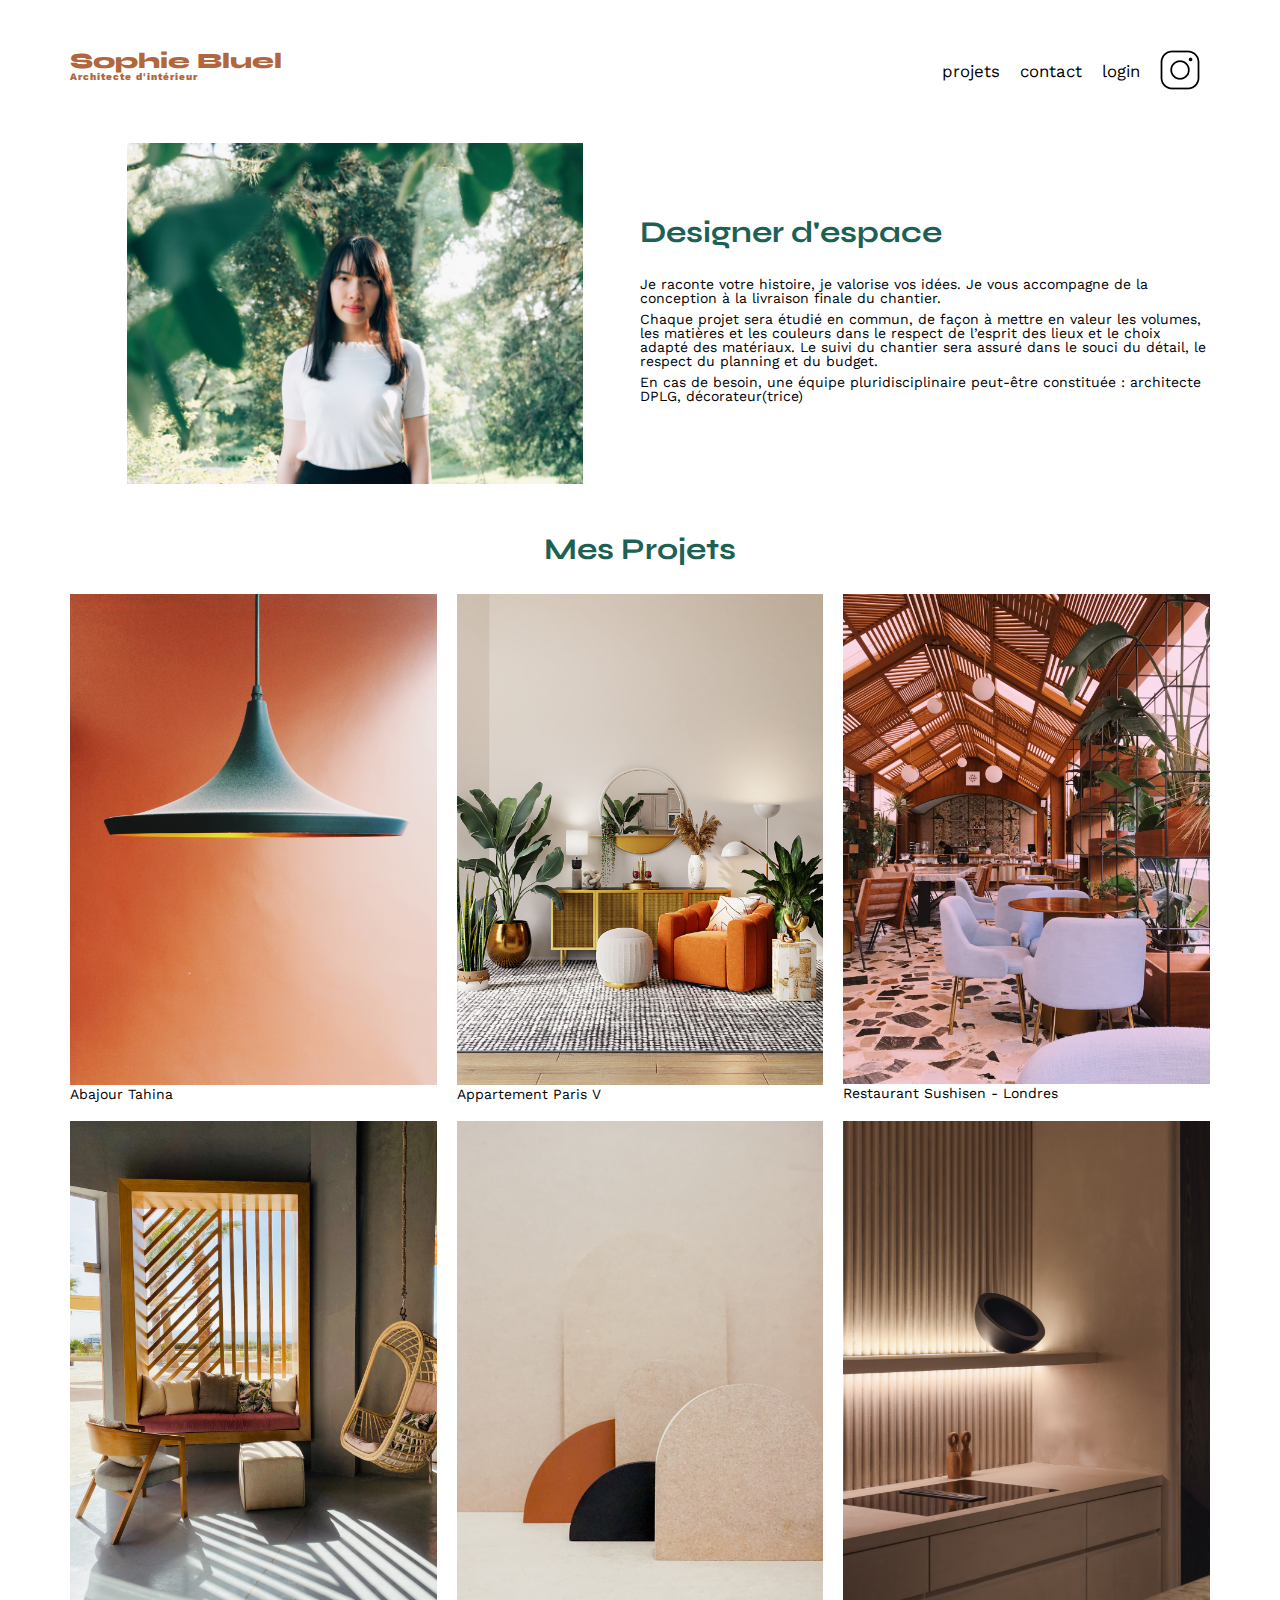
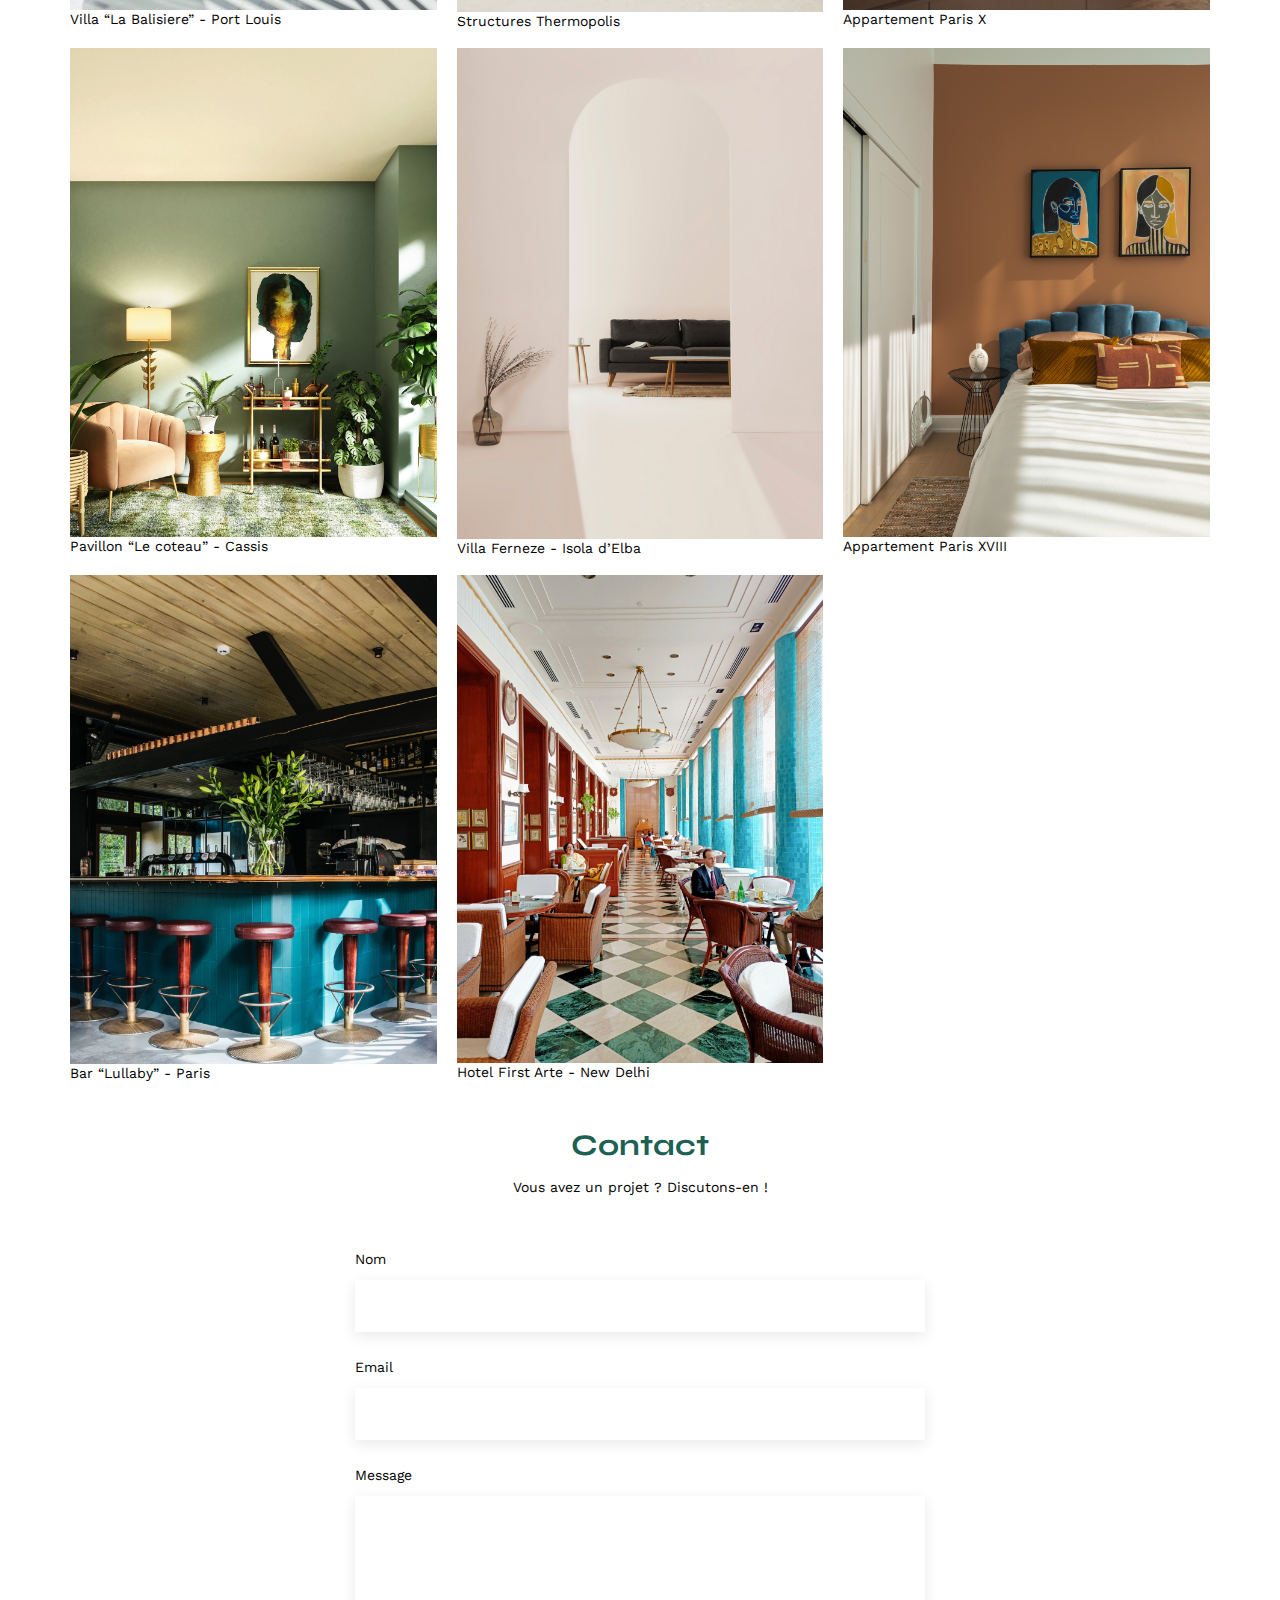
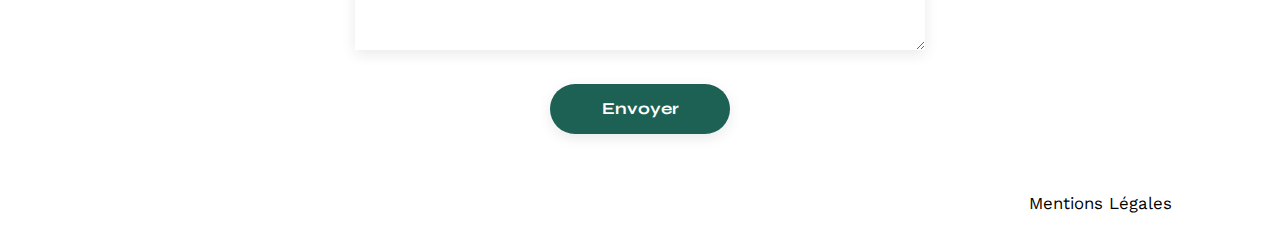
<file: FrontEnd/index.html>
<!DOCTYPE html>
<html lang="fr">
<head>
	<meta charset="UTF-8">
	<title>Sophie Bluel - Architecte d'intérieur</title>
	<meta name="viewport" content="width=device-width, initial-scale=1.0">
	<link rel="preconnect" href="https://fonts.googleapis.com">
	<link rel="preconnect" href="https://fonts.gstatic.com" crossorigin>
	<link href="https://fonts.googleapis.com/css2?family=Syne:wght@700;800&family=Work+Sans&display=swap" rel="stylesheet">
	<meta name="description" content="">
	<link rel="stylesheet" href="./assets/style.css">
</head>
<body>
<header>
	<h1>Sophie Bluel <span>Architecte d'intérieur</span></h1>
	<nav>
		<ul>
			<li>projets</li>
			<li>contact</li>
			<li>login</li>
			<li><img src="./assets/icons/instagram.png" alt="Instagram"></li>
		</ul>
	</nav>
</header>
<main>
	<section id="introduction">
		<figure>
			<img src="./assets/images/sophie-bluel.png" alt="">
		</figure>
		<article>
			<h2>Designer d'espace</h2>
			<p>Je raconte votre histoire, je valorise vos idées. Je vous accompagne de la conception à la livraison finale du chantier.</p>
			<p>Chaque projet sera étudié en commun, de façon à mettre en valeur les volumes, les matières et les couleurs dans le respect de l’esprit des lieux et le choix adapté des matériaux. Le suivi du chantier sera assuré dans le souci du détail, le respect du planning et du budget.</p>
			<p>En cas de besoin, une équipe pluridisciplinaire peut-être constituée : architecte DPLG, décorateur(trice)</p>
		</article>
	</section>
	<section id="portfolio">
		<h2>Mes Projets</h2>
		<div class="gallery">
			<figure>
				<img src="assets/images/abajour-tahina.png" alt="Abajour Tahina">
				<figcaption>Abajour Tahina</figcaption>
			</figure>
			<figure>
				<img src="assets/images/appartement-paris-v.png" alt="Appartement Paris V">
				<figcaption>Appartement Paris V</figcaption>
			</figure>
			<figure>
				<img src="assets/images/restaurant-sushisen-londres.png" alt="Restaurant Sushisen - Londres">
				<figcaption>Restaurant Sushisen - Londres</figcaption>
			</figure>
			<figure>
				<img src="assets/images/la-balisiere.png" alt="Villa “La Balisiere” - Port Louis">
				<figcaption>Villa “La Balisiere” - Port Louis</figcaption>
			</figure>
			<figure>
				<img src="assets/images/structures-thermopolis.png" alt="Structures Thermopolis">
				<figcaption>Structures Thermopolis</figcaption>
			</figure>
			<figure>
				<img src="assets/images/appartement-paris-x.png" alt="Appartement Paris X">
				<figcaption>Appartement Paris X</figcaption>
			</figure>
			<figure>
				<img src="assets/images/le-coteau-cassis.png" alt="Pavillon “Le coteau” - Cassis">
				<figcaption>Pavillon “Le coteau” - Cassis</figcaption>
			</figure>
			<figure>
				<img src="assets/images/villa-ferneze.png" alt="Villa Ferneze - Isola d’Elba">
				<figcaption>Villa Ferneze - Isola d’Elba</figcaption>
			</figure>
			<figure>
				<img src="assets/images/appartement-paris-xviii.png" alt="Appartement Paris XVIII">
				<figcaption>Appartement Paris XVIII</figcaption>
			</figure>
			<figure>
				<img src="assets/images/bar-lullaby-paris.png" alt="Bar “Lullaby” - Paris">
				<figcaption>Bar “Lullaby” - Paris</figcaption>
			</figure>
			<figure>
				<img src="assets/images/hotel-first-arte-new-delhi.png" alt="Hotel First Arte - New Delhi">
				<figcaption>Hotel First Arte - New Delhi</figcaption>
			</figure>
		</div>
	</section>
	<section id="contact">
		<h2>Contact</h2>
		<p>Vous avez un projet ? Discutons-en !</p>
		<form action="#" method="post">
			<label for="name">Nom</label>
			<input type="text" name="name" id="name">
			<label for="email">Email</label>
			<input type="email" name="email" id="email">
			<label for="message">Message</label>
			<textarea name="message" id="message" cols="30" rows="10"></textarea>
			<input type="submit" value="Envoyer">
		</form>
	</section>
</main>

<footer>
	<nav>
		<ul>
			<li>Mentions Légales</li>
		</ul>
	</nav>
</footer>
</body>
</html>
</file>
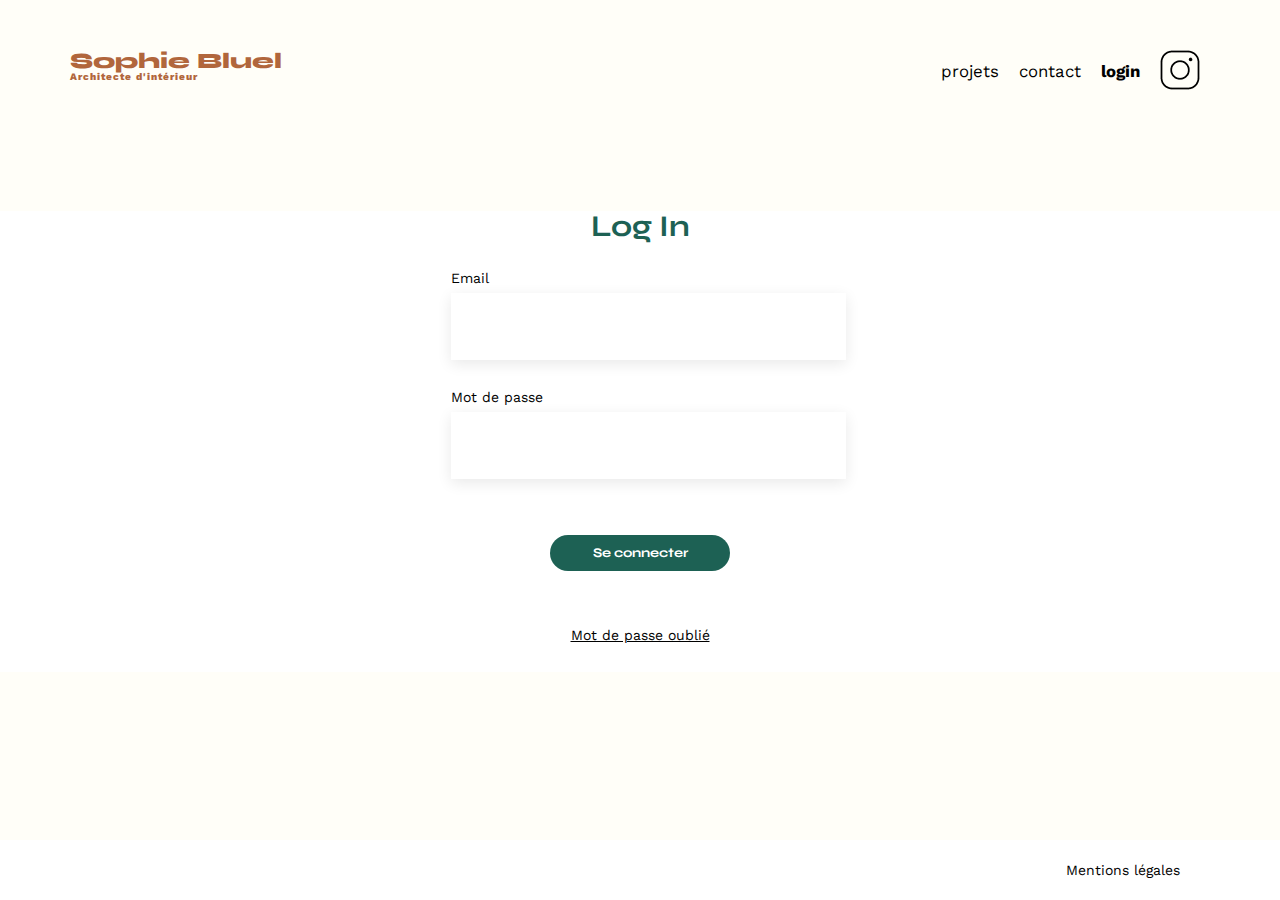
<file: FrontEnd/login.html>
<!DOCTYPE html>
<html lang="fr">

<head>
    <meta charset="UTF-8">
    <title>Sophie Bluel - Login</title>
    <meta name="viewport" content="width=device-width, initial-scale=1.0">
    <link rel="preconnect" href="https://fonts.googleapis.com">
    <link rel="preconnect" href="https://fonts.gstatic.com" crossorigin>
    <link href="https://fonts.googleapis.com/css2?family=Syne:wght@700;800&family=Work+Sans&display=swap"
        rel="stylesheet">
    <meta name="description" content="">
    <link rel="stylesheet" href="./assets/style.css">
    <script src="./assets/login.js" defer></script>
</head>

<body class="login-background">
    <header class="login-header">
        <h1>Sophie Bluel <span>Architecte d'intérieur</span></h1>
        <nav>
            <ul>
                <li>projets</li>
                <li>contact</li>
                <a href="login.html" id="login-link">
                    <li><strong>login</strong></li>
                </a>
                <li><img src="./assets/icons/instagram.png" alt="Instagram"></li>
            </ul>
        </nav>
    </header>
    <section id="login">
        <h2>Log In</h2>
        <form id="login-form">
            <label class="form-label">
                Email
                <input class="form-input" type="email" id="email" required>
            </label>

            <label class="form-label">
                Mot de passe
                <input class="form-input" type="password" id="password" required>
            </label>

            <button class="form-submit" type="submit">Se connecter</button>
        </form>

        <a class="pwd-forgotten" href="#">Mot de passe oublié</a>

        <p id="error-message"></p>
    </section>
    <footer class="login-footer">
        <a class="mentions" href="#">Mentions légales</a>
    </footer>
</body>

</html>
</file>
<file: FrontEnd/assets/style.css>
/* http://meyerweb.com/eric/tools/css/reset/
   v2.0 | 20110126
   License: none (public domain)
*/

html,
body,
div,
span,
applet,
object,
iframe,
h1,
h2,
h3,
h4,
h5,
h6,
p,
blockquote,
pre,
a,
abbr,
acronym,
address,
big,
cite,
code,
del,
dfn,
em,
img,
ins,
kbd,
q,
s,
samp,
small,
strike,
strong,
sub,
sup,
tt,
var,
b,
u,
i,
center,
dl,
dt,
dd,
ol,
ul,
li,
fieldset,
form,
label,
legend,
table,
caption,
tbody,
tfoot,
thead,
tr,
th,
td,
article,
aside,
canvas,
details,
embed,
figure,
figcaption,
footer,
header,
hgroup,
menu,
nav,
output,
ruby,
section,
summary,
time,
mark,
audio,
video {
  margin: 0;
  padding: 0;
  border: 0;
  font-size: 100%;
  font: inherit;
  vertical-align: baseline;
  text-decoration: inherit;
  color: inherit;
}
/* HTML5 display-role reset for older browsers */
article,
aside,
details,
figcaption,
figure,
footer,
header,
hgroup,
menu,
nav,
section {
  display: block;
}
body {
  line-height: 1;
}
ol,
ul {
  list-style: none;
}
blockquote,
q {
  quotes: none;
}
blockquote:before,
blockquote:after,
q:before,
q:after {
  content: "";
  content: none;
}
table {
  border-collapse: collapse;
  border-spacing: 0;
}
/** end reset css**/
body {
  max-width: 1140px;
  margin: auto;
  font-family: "Work Sans";
  font-size: 14px;
}
header {
  display: flex;
  justify-content: space-between;
  margin: 50px 0;
}
section {
  margin: 50px 0;
}

h1 {
  display: flex;
  flex-direction: column;
  font-family: "Syne";
  font-size: 22px;
  font-weight: 800;
  color: #b1663c;
}

h1 > span {
  font-family: "Work Sans";
  font-size: 10px;
  letter-spacing: 0.1em;
}

h2 {
  font-family: "Syne";
  font-weight: 700;
  font-size: 30px;
  color: #1d6154;
}
nav ul {
  display: flex;
  align-items: center;
  list-style-type: none;
}
nav li {
  padding: 0 10px;
  font-size: 1.2em;
}

li:hover {
  color: #b1663c;
}
#introduction {
  display: flex;
  align-items: center;
}
#introduction figure {
  flex: 1;
}
#introduction img {
  display: block;
  margin: auto;
  width: 80%;
}

#introduction article {
  flex: 1;
}
#introduction h2 {
  margin-bottom: 1em;
}

#introduction p {
  margin-bottom: 0.5em;
}
#portfolio h2 {
  text-align: center;
  margin-bottom: 1em;
}

#filters:not([hidden]) {
  margin: auto auto 48px auto;
  padding: 0 0.5px;
  display: flex;
  justify-content: space-between;
  align-items: center;
  max-width: 585px;
  width: 100%;
  height: 38px;
}

#filters button {
  border: #1d6154 solid 1px;
  border-radius: 60px;
  padding: 8px 16px;
  font-family: "Syne";
  font-weight: 700;
  font-size: 16px;
  color: #1d6154;
  background-color: inherit;
  cursor: pointer;
}

#filters button:hover {
  color: #b1663c;
}

#filters button.selected {
  background-color: #1d6154;
  color: white;
}

.gallery {
  width: 100%;
  display: grid;
  grid-template-columns: 1fr 1fr 1fr;
  grid-column-gap: 20px;
  grid-row-gap: 20px;
}

.gallery img {
  width: 100%;
}
#contact {
  width: 50%;
  margin: auto;
}
#contact > * {
  text-align: center;
}
#contact h2 {
  margin-bottom: 20px;
}
#contact form {
  text-align: left;
  margin-top: 30px;
  display: flex;
  flex-direction: column;
}

#contact input {
  height: 50px;
  font-size: 1.2em;
  border: none;
  box-shadow: 0px 4px 14px rgba(0, 0, 0, 0.09);
}
#contact label {
  margin: 2em 0 1em 0;
}
#contact textarea {
  border: none;
  box-shadow: 0px 4px 14px rgba(0, 0, 0, 0.09);
}

input[type="submit"] {
  font-family: "Syne";
  font-weight: 700;
  color: white;
  background-color: #1d6154;
  margin: 2em auto;
  width: 180px;
  text-align: center;
  border-radius: 60px;
}

footer nav ul {
  display: flex;
  justify-content: flex-end;
  margin: 2em;
}

strong {
  font-weight: bold;
}

.login-background {
  background-color: #fffef8;
  width: 100%;
  max-width: 1440px;
  height: 100vh;
  margin: auto;
  display: flex;
  flex-direction: column;
  justify-content: space-between;
}

.login-header {
  max-width: 1140px;
  width: 100%;
  display: flex;
  justify-content: space-between;
  margin: 50px auto;
}

#login,
#login-form {
  background-color: #fff;
  display: flex;
  flex-direction: column;
  align-items: center;
  justify-content: space-around;
  width: 100%;
  gap: 30px;
}

.form-label {
  max-width: 379px;
  width: 100%;
  margin: auto;
  display: flex;
  flex-direction: column;
  justify-content: center;
  gap: 8px;
}

.form-input {
  width: 100%;
  max-width: 379px;
  height: 51px;
  padding: 8px;
  background-color: white;
  border: none;
  box-shadow: 0 4px 14px rgba(0, 0, 0, 0.09);
}

.form-submit {
  font-family: "Syne";
  font-weight: 700;
  color: white;
  background-color: #1d6154;
  margin: 2em auto;
  width: 180px;
  height: 36px;
  text-align: center;
  border-radius: 60px;
  border: none;
  cursor: pointer;
}

.pwd-forgotten {
  text-decoration: underline;
}

.login-footer {
  display: flex;
  justify-content: end;
  align-items: center;
  margin-top: 100px;
  width: 100%;
  height: 60px;
  background-color: white;
}

.mentions {
  margin-right: 100px;
}

/* Edition */
.edition-header:not([hidden]) {
  background-color: black;
  color: white;
  width: 100vw;
  margin-left: calc(50% - 50vw);
  padding: 18px;
  gap: 8px;
  display: flex;
  justify-content: center;
  align-items: center;
  box-sizing: border-box;
}

.edition-header h2 {
  font-family: "Work Sans";
  font-size: 16px;
  font-weight: 400;
  color: inherit;
}

.portfolio-title-container {
  display: flex;
  flex-direction: row;
  align-items: center;
  justify-content: center;
  gap: 30px;
  margin: 150px auto 80px auto;
}

.portfolio-title-container h2 {
  margin: 0 !important;
}

.edit-btn-container:not([hidden]) {
  display: flex;
  cursor: pointer;
}

#edit-btn {
  font-family: "Work Sans";
  font-weight: 400;
  font-size: 14px;
  border: none;
  background-color: inherit;
  padding: 8px;
  cursor: inherit;
}

#modal:not([hidden]) {
  position: fixed;
  top: 0;
  left: 0;
  width: 100%;
  height: 100%;
  display: flex;
  justify-content: center;
  align-items: center;
  background: rgba(0, 0, 0, 0.5);
  z-index: 1000;
}

.modal-content {
  position: relative;
  margin: auto;
  margin-top: clamp(0vh, 2vw, 15vh);
  background: #fff;
  width: 100%;
  height: fit-content;
  max-width: 630px;
  max-height: 688px;
  border-radius: 10px;
  overflow-y: auto;
  z-index: 1;
}

.modal-close {
  position: absolute;
  top: 28px;
  right: 28px;
  background: none;
  border: none;
  width: 24px;
  height: 24px;
  padding: 0;
  cursor: pointer;
  display: flex;
}

.modal-close img {
  width: 100%;
  padding: 0;
}

.modal-view:not([hidden]) {
  display: flex;
  flex-direction: column;
  justify-content: center;
  align-items: center;
}

.modal-view h2 {
  font-family: "Work Sans";
  font-weight: 400;
  font-size: 26px;
  color: black;
  margin-bottom: 0;
  margin-top: 50px;
}

.back-btn {
  position: absolute;
  top: 28px;
  left: 28px;
  background: none;
  border: none;
  cursor: pointer;
  padding: 0;
}

.back-btn img {
  width: 100%;
  padding: 0;
}

.primary-btn {
  margin: 40px auto;
  padding: 10px 20px;
  border-radius: 60px;
  border: none;
  background: #1d6154;
  color: #fff;
  font-weight: 700;
  cursor: pointer;
  max-width: 237px;
  width: 100%;
  height: 36px;
}

.modal-gallery {
  display: grid;
  grid-template-columns: repeat(5, 1fr);
  row-gap: 25px;
  column-gap: 4px;
  margin: 0 100px;
  padding: 50px 0;
  border-bottom: #b3b3b3 solid 1px;
}

.modal-work {
  position: relative;
  max-width: 77px;
  max-height: 103px;
}

.modal-work img {
  width: 100%;
  height: auto;
  display: block;
}

.delete-btn {
  position: absolute;
  top: 4px;
  right: 4px;
  margin: 0;
  padding: 0;
  background-color: black;
  border-radius: 10px;
  border: none;
  cursor: pointer;
}

#add-work-form {
  display: flex;
  flex-direction: column;
  justify-content: center;
  align-items: center;
  gap: 16px;
  margin-top: 32px;
  width: 100%;
  max-width: 420px;
  height: 100%;
  max-height: inherit;
}

.upload-box {
  width: 100%;
  max-width: 420px;
  height: 100%;
  max-height: 169px;
  border-radius: 3px;
  padding: 20px;
  box-sizing: border-box;
  background-color: #e8f1f6;
  cursor: pointer;
}

.upload-label:not([hidden]) {
  display: flex;
  flex-direction: column;
  align-items: center;
  justify-content: center;
  gap: 8px;
  cursor: pointer;
}

.upload-icon {
  max-width: 76px;
}

.upload-text {
  display: flex;
  justify-content: center;
  max-width: 173px;
  width: 100%;
  padding: 8px;
  border-radius: 50px;
  background-color: #cbd6dc;
  font-size: 14px;
  font-weight: 500;
  color: #306685;
}

.upload-hint {
  font-size: 10px;
  color: #444444;
}

.form-group {
  display: flex;
  flex-direction: column;
  gap: 8px;
  width: 100%;
}
.form-group label {
  max-width: 420px;
  width: 100%;
  margin: auto;
}

.form-group input,
.form-group select {
  width: 100%;
  max-width: 420px;
  height: 51px;
  padding: 8px;
  background-position: right 15px center;
  box-sizing: border-box;
  background-color: white;
  border: none;
  box-shadow: 0 4px 14px rgba(0, 0, 0, 0.09);
}

.form-group select {
  cursor: pointer;
  padding-right: 16px;
  appearance: none;

  background-image: url("data:image/svg+xml,%3Csvg width='12' height='8' viewBox='0 0 12 8' fill='none' xmlns='http://www.w3.org/2000/svg'%3E%3Cpath d='M1 1L6 6L11 1' stroke='%233D3D3D' stroke-width='2' stroke-linecap='round' stroke-linejoin='round'/%3E%3C/svg%3E");
  background-repeat: no-repeat;
  background-position: right 30px center;
  background-size: 12px;
}

.spacer {
  width: 100%;
  height: 0px;
  border-top: #b3b3b3 solid 1px;
  margin-top: 40px;
}

.disabled {
  background-color: #a7a7a7;
  color: white;
  cursor: default;
}

.image-preview {
  position: relative;
  margin-top: -20px;
}

.image-preview img {
  width: 100%;
  max-height: 170px;
  object-fit: contain;
}
</file>
